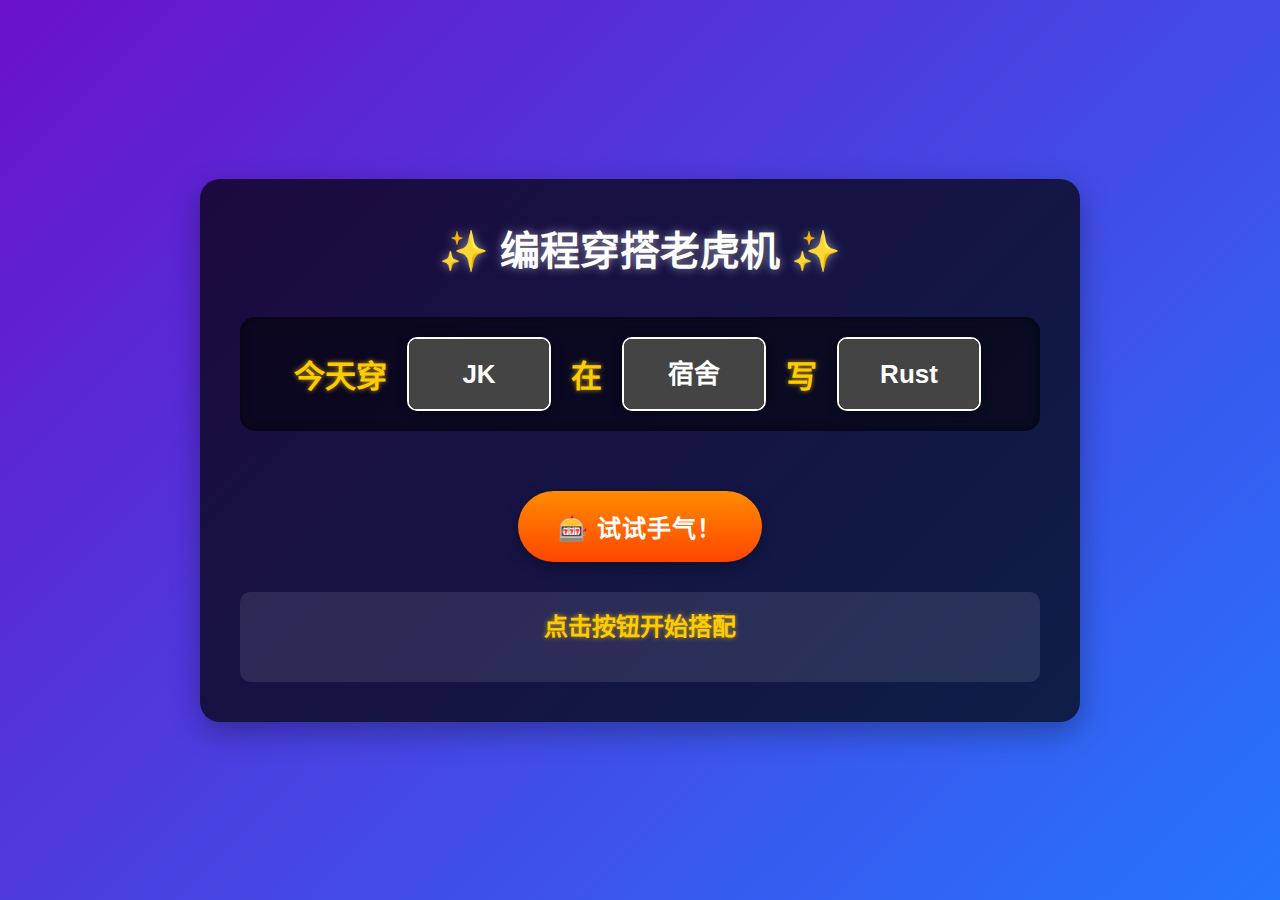
<file: index.html>
<!DOCTYPE html>
<html lang="zh-CN">
<head>
  <meta charset="UTF-8">
  <meta name="viewport" content="width=device-width, initial-scale=1.0">
  <title>编程的时候穿什么？</title>
  <link rel="stylesheet" href="slot-machine.css">
</head>
<body>
  <div class="container">
    <h1>✨ 编程穿搭老虎机 ✨</h1>
    
    <div class="slot-container">
      <div class="slot-line">
        <span class="fixed-text">今天穿 </span>
        <div class="slot-wheel-wrapper">
          <div class="slot-wheel" id="wheelA">
            <div class="slot-items" id="itemsA"></div>
          </div>
        </div>
        <span class="fixed-text">在 </span>
        <div class="slot-wheel-wrapper">
          <div class="slot-wheel" id="wheelB">
            <div class="slot-items" id="itemsB"></div>
          </div>
        </div>
        <span class="fixed-text">写 </span>
        <div class="slot-wheel-wrapper">
          <div class="slot-wheel" id="wheelC">
            <div class="slot-items" id="itemsC"></div>
          </div>
        </div>
      </div>
    </div>
    
    <button id="spinButton">🎰 试试手气！</button>
    
    <div id="result">点击按钮开始搭配</div>
  </div>

  <script src="slot-machine.js"></script>
</body>
</html>
</file>
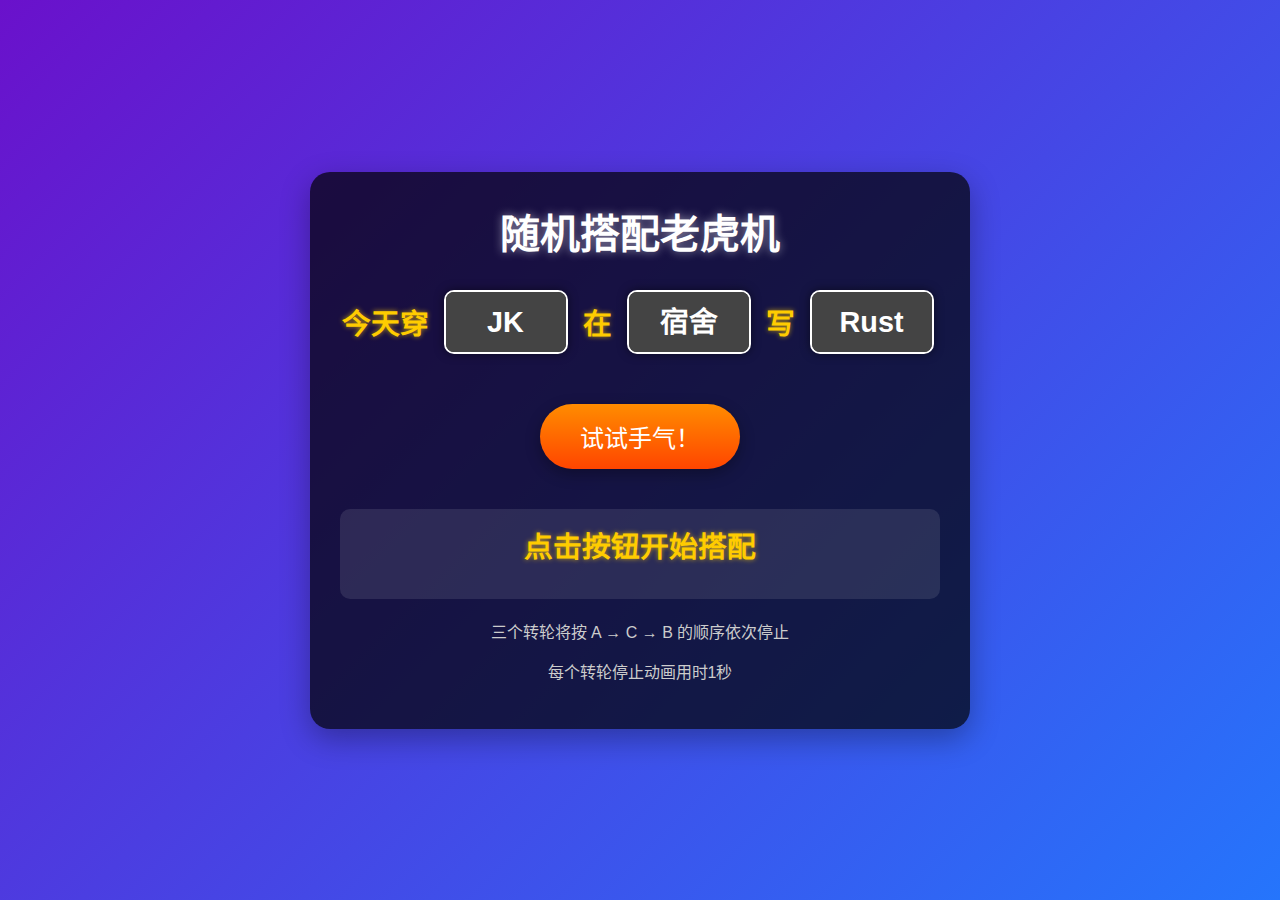
<file: example.html>
<!DOCTYPE html>
<html lang="zh-CN">
<head>
<meta charset="UTF-8">
<meta name="viewport" content="width=device-width, initial-scale=1.0">
<title>随机搭配老虎机</title>
<style>
  body {
    font-family: Arial, sans-serif;
    display: flex;
    justify-content: center;
    align-items: center;
    min-height: 100vh;
    margin: 0;
    background: linear-gradient(135deg, #6a11cb 0%, #2575fc 100%);
    color: white;
  }
  
  .container {
    text-align: center;
    background: rgba(0, 0, 0, 0.7);
    padding: 30px;
    border-radius: 20px;
    box-shadow: 0 10px 30px rgba(0, 0, 0, 0.3);
    max-width: 600px;
    width: 90%;
  }
  
  h1 {
    margin-top: 0;
    font-size: 2.5em;
    text-shadow: 0 0 10px rgba(255, 255, 255, 0.5);
  }
  
  .phrase-container {
    display: flex;
    justify-content: center;
    align-items: center;
    flex-wrap: wrap;
    margin: 30px 0;
    font-size: 1.8em;
    font-weight: bold;
    gap: 10px;
  }
  
  .wheel-segment {
    display: inline-block;
    width: 120px;
    height: 60px;
    line-height: 60px;
    text-align: center;
    background: #333;
    border: 2px solid #fff;
    border-radius: 10px;
    margin: 0 5px;
    overflow: hidden;
    position: relative;
    box-shadow: 0 0 10px rgba(0, 0, 0, 0.5);
  }
  
  .wheel {
    height: 100%;
    position: relative;
    transition: transform 0.1s linear;
  }
  
  .wheel-item {
    position: absolute;
    width: 100%;
    height: 60px;
    display: flex;
    align-items: center;
    justify-content: center;
    background: #444;
    border-bottom: 1px solid #555;
  }
  
  .wheel-item:last-child {
    border-bottom: none;
  }
  
  .fixed-text {
    color: #ffcc00;
    text-shadow: 0 0 5px rgba(255, 204, 0, 0.7);
  }
  
  .spin-btn {
    background: linear-gradient(to bottom, #ff8c00, #ff4500);
    color: white;
    border: none;
    padding: 15px 40px;
    font-size: 1.5em;
    border-radius: 50px;
    cursor: pointer;
    margin: 20px 0;
    box-shadow: 0 5px 15px rgba(0, 0, 0, 0.3);
    transition: all 0.3s ease;
  }
  
  .spin-btn:hover {
    transform: scale(1.05);
    box-shadow: 0 7px 20px rgba(0, 0, 0, 0.4);
    background: linear-gradient(to bottom, #ff9d2d, #ff5722);
  }
  
  .spin-btn:active {
    transform: scale(0.98);
  }
  
  .result {
    margin-top: 20px;
    font-size: 1.8em;
    min-height: 60px;
    padding: 15px;
    background: rgba(255, 255, 255, 0.1);
    border-radius: 10px;
    font-weight: bold;
    color: #ffcc00;
    text-shadow: 0 0 5px rgba(255, 204, 0, 0.7);
  }
  
  .instructions {
    margin-top: 20px;
    font-size: 1em;
    color: #ccc;
  }
  
  .highlight {
    animation: highlight 1s ease;
  }
  
  @keyframes highlight {
    0% { background-color: rgba(255, 204, 0, 0.3); }
    50% { background-color: rgba(255, 204, 0, 0.7); }
    100% { background-color: rgba(255, 204, 0, 0.3); }
  }
  
  .spinning {
    animation: spin 0.2s infinite linear;
  }
  
  @keyframes spin {
    0% { transform: translateY(0); }
    100% { transform: translateY(-60px); }
  }
</style>
</head>
<body>
  <div class="container">
    <h1>随机搭配老虎机</h1>
    
    <div class="phrase-container">
      <span class="fixed-text">今天穿</span>
      <div class="wheel-segment">
        <div class="wheel" id="wheelA"></div>
      </div>
      <span class="fixed-text">在</span>
      <div class="wheel-segment">
        <div class="wheel" id="wheelB"></div>
      </div>
      <span class="fixed-text">写</span>
      <div class="wheel-segment">
        <div class="wheel" id="wheelC"></div>
      </div>
    </div>
    
    <button class="spin-btn" id="spinButton">试试手气！</button>
    
    <div class="result" id="result">点击按钮开始搭配</div>
    
    <div class="instructions">
      <p>三个转轮将按 A → C → B 的顺序依次停止</p>
      <p>每个转轮停止动画用时1秒</p>
    </div>
  </div>

  <script>
    // 定义三个转轮的内容
    const wheelA = ["JK", "女仆装", "水手服", "COS服", "OL装", "连衣裙"];
    const wheelB = ["宿舍", "图书馆", "咖啡馆", "办公室", "家里"];
    const wheelC = ["Rust", "Java", "Python", "C++", "PHP", "C", "Ruby", "Javascript", "Vibe Coding"];
    
    // 获取DOM元素
    const wheelAElement = document.getElementById('wheelA');
    const wheelBElement = document.getElementById('wheelB');
    const wheelCElement = document.getElementById('wheelC');
    const spinButton = document.getElementById('spinButton');
    const resultElement = document.getElementById('result');
    
    // 初始化转轮
    function initWheel(wheelElement, items) {
      wheelElement.innerHTML = '';
      items.forEach((item, index) => {
        const itemElement = document.createElement('div');
        itemElement.className = 'wheel-item';
        itemElement.textContent = item;
        itemElement.style.top = `${index * 60}px`;
        wheelElement.appendChild(itemElement);
      });
    }
    
    // 初始化所有转轮
    initWheel(wheelAElement, wheelA);
    initWheel(wheelBElement, wheelB);
    initWheel(wheelCElement, wheelC);
    
    // 随机选择一个项目
    function getRandomItem(items) {
      return items[Math.floor(Math.random() * items.length)];
    }
    
    // 启动转轮动画
    function spinWheel(wheelElement, items, duration = 2000) {
      return new Promise(resolve => {
        // 添加旋转动画
        wheelElement.classList.add('spinning');
        
        // 随机停止位置
        setTimeout(() => {
          wheelElement.classList.remove('spinning');
          
          // 随机选择一个项目
          const selectedItem = getRandomItem(items);
          
          // 更新转轮显示选定的项目
          updateWheelToItem(wheelElement, items, selectedItem);
          
          resolve(selectedItem);
        }, duration);
      });
    }
    
    // 更新转轮到指定项目
    function updateWheelToItem(wheelElement, items, targetItem) {
      const targetIndex = items.indexOf(targetItem);
      const offset = targetIndex * 60; // 每个项目高度60px
      
      // 设置转轮的位置，使目标项目居中显示
      wheelElement.style.transform = `translateY(${-offset}px)`;
      
      // 添加高亮效果
      setTimeout(() => {
        const itemsElements = wheelElement.querySelectorAll('.wheel-item');
        itemsElements.forEach(item => {
          if (item.textContent === targetItem) {
            item.classList.add('highlight');
            setTimeout(() => {
              item.classList.remove('highlight');
            }, 1000);
          }
        });
      }, 100);
    }
    
    // 组合结果字符串
    function generateResultString(a, b, c) {
      return `今天穿${a}在${b}写${c}`;
    }
    
    // 按钮点击事件处理
    spinButton.addEventListener('click', async () => {
      // 禁用按钮防止重复点击
      spinButton.disabled = true;
      resultElement.textContent = "转轮正在转动...";
      
      // 启动转轮A
      const resultA = await spinWheel(wheelAElement, wheelA, 2000);
      
      // 延迟后启动转轮C
      setTimeout(async () => {
        const resultC = await spinWheel(wheelCElement, wheelC, 1000);
        
        // 再延迟后启动转轮B
        setTimeout(async () => {
          const resultB = await spinWheel(wheelBElement, wheelB, 1000);
          
          // 显示最终结果
          const finalResult = generateResultString(resultA, resultB, resultC);
          resultElement.textContent = finalResult;
          
          // 重新启用按钮
          spinButton.disabled = false;
        }, 1000);
      }, 1000);
    });
  </script>
</body>
</html>
</file>
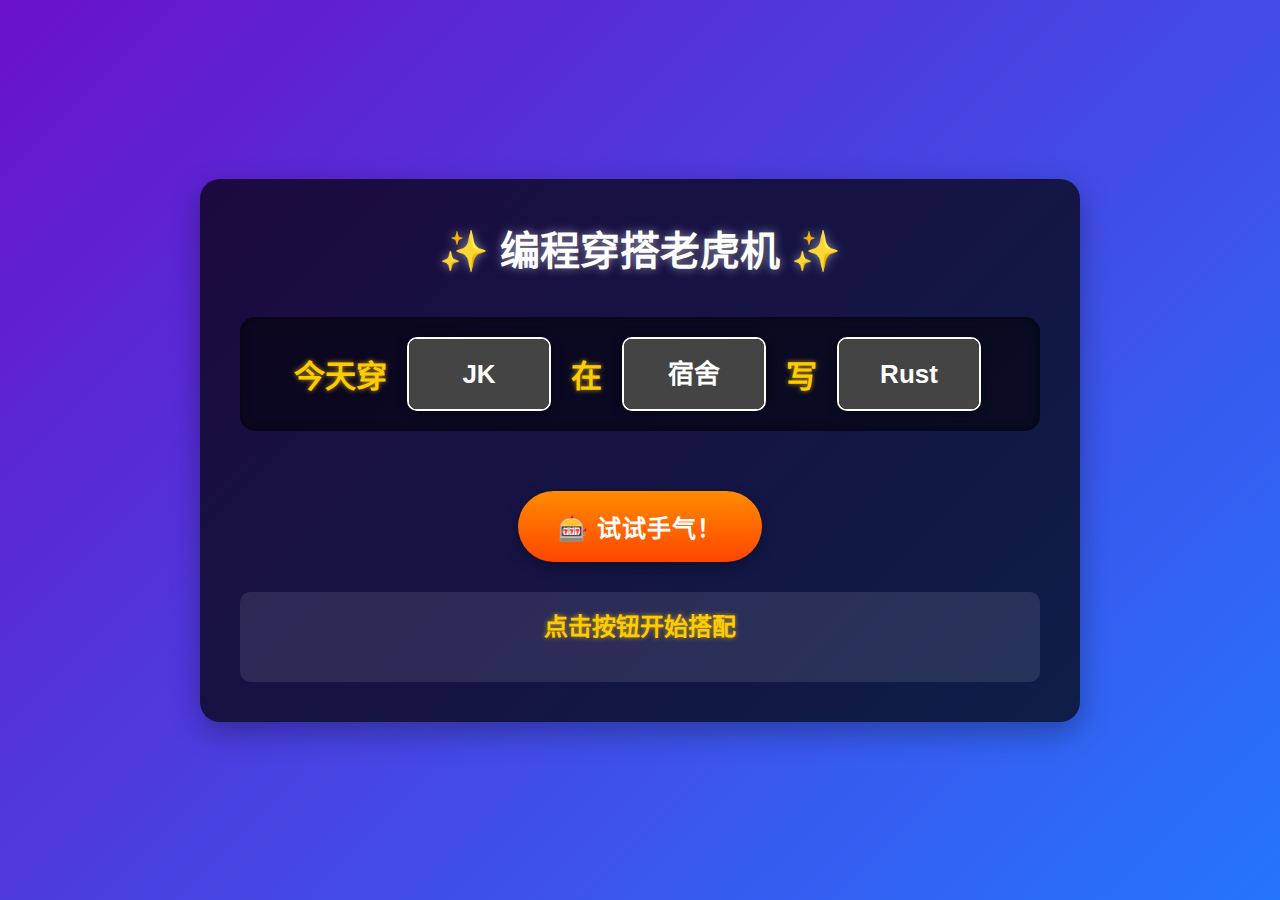
<file: slot-machine.html>
<!DOCTYPE html>
<html lang="zh-CN">
<head>
  <meta charset="UTF-8">
  <meta name="viewport" content="width=device-width, initial-scale=1.0">
  <title>编程的时候穿什么？</title>
  <link rel="stylesheet" href="slot-machine.css">
</head>
<body>
  <div class="container">
    <h1>✨ 编程穿搭老虎机 ✨</h1>
    
    <div class="slot-container">
      <div class="slot-line">
        <span class="fixed-text">今天穿 </span>
        <div class="slot-wheel-wrapper">
          <div class="slot-wheel" id="wheelA">
            <div class="slot-items" id="itemsA"></div>
          </div>
        </div>
        <span class="fixed-text">在 </span>
        <div class="slot-wheel-wrapper">
          <div class="slot-wheel" id="wheelB">
            <div class="slot-items" id="itemsB"></div>
          </div>
        </div>
        <span class="fixed-text">写 </span>
        <div class="slot-wheel-wrapper">
          <div class="slot-wheel" id="wheelC">
            <div class="slot-items" id="itemsC"></div>
          </div>
        </div>
      </div>
    </div>
    
    <button id="spinButton">🎰 试试手气！</button>
    
    <div id="result">点击按钮开始搭配</div>
  </div>

  <script src="slot-machine.js"></script>
</body>
</html>
</file>
<file: slot-machine.css>
body {
  font-family: Arial, sans-serif;
  display: flex;
  justify-content: center;
  align-items: center;
  min-height: 100vh;
  margin: 0;
  background: linear-gradient(135deg, #6a11cb 0%, #2575fc 100%);
  color: white;
}

.container {
  text-align: center;
  background: rgba(0, 0, 0, 0.7);
  padding: 40px;
  border-radius: 20px;
  box-shadow: 0 10px 30px rgba(0, 0, 0, 0.3);
  max-width: 800px;
  width: 90%;
}

h1 {
  margin-top: 0;
  font-size: 2.5em;
  text-shadow: 0 0 10px rgba(255, 255, 255, 0.5);
  color: white;
}

.slot-container {
  margin: 40px 0;
  padding: 20px;
  background: rgba(0, 0, 0, 0.5);
  border-radius: 15px;
  box-shadow: inset 0 0 10px rgba(0, 0, 0, 0.5);
}

.slot-line {
  display: flex;
  align-items: center;
  justify-content: center;
  gap: 15px;
  font-size: 26px;
  font-weight: bold;
  color: white;
  flex-wrap: wrap;
}

.slot-wheel-wrapper {
  width: 140px;
  height: 70px;
  overflow: hidden;
  margin: 0 5px;
  border: 2px solid #fff;
  border-radius: 10px;
  box-shadow: 0 0 10px rgba(0, 0, 0, 0.5);
  position: relative;
}

.slot-wheel {
  width: calc(100% + 4px); /* 补偿border宽度 */
  height: auto; /* 高度由JS动态设置 */
  margin-left: -2px; /* 调整位置以对齐 */
  line-height: 70px;
  text-align: center;
  background: #333;
  overflow: hidden;
  position: relative;
  transition: all 0.3s ease;
}

.slot-items {
  position: absolute;
  top: 0;
  left: 0;
  width: 100%;
  /* 高度将在JavaScript中动态设置 */
  transition: transform 0.1s linear;
}

.slot-item {
  width: 100%;
  height: 70px;
  display: flex;
  align-items: center;
  justify-content: center;
  background: #444;
  border-bottom: 1px solid #555;
}

.slot-item:last-child {
  border-bottom: none;
}

/* 旋转动画 */
@keyframes spin {
  0% { transform: translateY(0); }
  100% { transform: translateY(-70px); }
}

.spinning {
  animation: spin 0.1s infinite linear;
}

/* 确保slot-item元素正确显示 */
.slot-item {
  position: absolute;
  width: 100%;
  height: 70px;
  display: flex;
  align-items: center;
  justify-content: center;
  background: #444;
  border-bottom: 1px solid #555;
}

.slot-item:last-child {
  border-bottom: none;
}

.fixed-text {
  color: #ffcc00;
  text-shadow: 0 0 5px rgba(255, 204, 0, 0.7);
  font-size: 1.2em;
}

.highlight {
  animation: highlight 1s ease;
}

@keyframes highlight {
  0% { background-color: rgba(255, 204, 0, 0.3); }
  50% { background-color: rgba(255, 204, 0, 0.7); }
  100% { background-color: rgba(255, 204, 0, 0.3); }
}

#spinButton {
  background: linear-gradient(to bottom, #ff8c00, #ff4500);
  color: white;
  border: none;
  padding: 18px 40px;
  font-size: 1.5em;
  border-radius: 50px;
  cursor: pointer;
  margin-top: 20px;
  box-shadow: 0 5px 15px rgba(0, 0, 0, 0.3);
  transition: all 0.3s ease;
  font-weight: bold;
  letter-spacing: 1px;
}

#spinButton:hover:not(:disabled) {
  transform: scale(1.05);
  box-shadow: 0 7px 20px rgba(0, 0, 0, 0.4);
  background: linear-gradient(to bottom, #ff9d2d, #ff5722);
}

#spinButton:active:not(:disabled) {
  transform: scale(0.98);
}

#spinButton:disabled {
  background: linear-gradient(to bottom, #888, #666);
  cursor: not-allowed;
  transform: none;
  box-shadow: none;
}

#result {
  margin-top: 30px;
  font-size: 24px;
  min-height: 60px;
  padding: 15px;
  background: rgba(255, 255, 255, 0.1);
  border-radius: 10px;
  font-weight: bold;
  color: #ffcc00;
  text-shadow: 0 0 5px rgba(255, 204, 0, 0.7);
}
</file>
